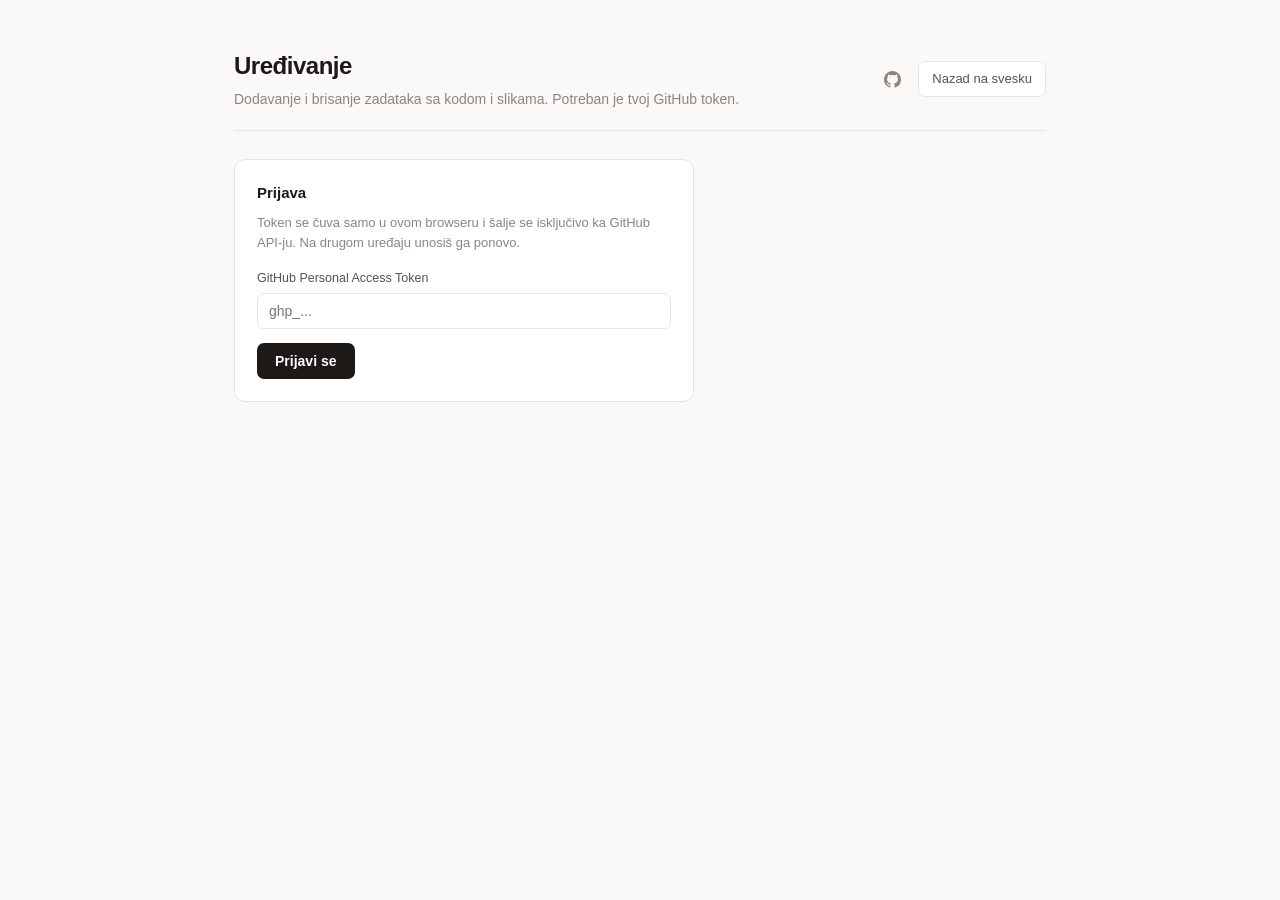
<file: upload.html>
<!DOCTYPE html>
<html lang="sr">
<head>
<meta charset="UTF-8">
<meta name="viewport" content="width=device-width, initial-scale=1.0">
<title>Sveska: uređivanje</title>
<link rel="stylesheet" href="style.css">
</head>
<body>
<div class="wrap">
  <header class="page-head">
    <div>
      <h1>Uređivanje</h1>
      <p class="sub">Dodavanje i brisanje zadataka sa kodom i slikama. Potreban je tvoj GitHub token.</p>
    </div>
    <div class="head-actions">
      <a class="navlink" href="index.html">Nazad na svesku</a>
    </div>
  </header>

  <form class="gate" id="gateForm">
    <h2>Prijava</h2>
    <p>Token se čuva samo u ovom browseru i šalje se isključivo ka GitHub API-ju. Na drugom uređaju unosiš ga ponovo.</p>
    <div class="field">
      <label class="lbl" for="tokenInput">GitHub Personal Access Token</label>
      <input type="password" id="tokenInput" autocomplete="off" placeholder="ghp_...">
    </div>
    <div id="gateErr" class="err" hidden></div>
    <button type="submit" class="primary" id="saveTokenBtn">Prijavi se</button>
  </form>

  <div id="app" hidden>
    <form class="panel" id="codeForm">
      <h2>Novi zadatak sa kodom</h2>

      <div class="field">
        <label class="lbl" for="kodNaslov">Naslov</label>
        <input type="text" id="kodNaslov" placeholder="Opciono, inače ime foldera">
      </div>

      <div class="field">
        <label class="lbl" for="kodNapomena">Napomena</label>
        <textarea id="kodNapomena" placeholder="Opciono: tekst zadatka."></textarea>
      </div>

      <div class="field">
        <span class="lbl">Kod</span>
        <div class="dropzone">
          <label class="file-label" for="codeDirInput">Izaberi folder</label>
          <input type="file" id="codeDirInput" webkitdirectory multiple hidden>
          <label class="file-label" for="codeFileInput">Izaberi fajlove</label>
          <input type="file" id="codeFileInput" multiple hidden>
          <span class="dz-hint" id="codeHint"></span>
        </div>
        <ul class="picked-files" id="codePicked" hidden></ul>
      </div>

      <div id="codeErr" class="err" hidden></div>

      <div class="actions">
        <button type="submit" class="primary" id="codeSubmitBtn">Sačuvaj kod</button>
        <span id="codeStatusMsg" class="hint"></span>
      </div>
    </form>

    <div class="toolbar">
      <span class="count" id="codeCount"></span>
    </div>
    <div id="codeListStatus" class="empty">Učitavanje.</div>
    <div id="codeList" class="code-admin-list" hidden></div>

    <hr class="section-sep">

    <form class="panel" id="entryForm">
      <h2>Novi zadatak sa slikom</h2>

      <div class="field field-row">
        <div>
          <label class="lbl" for="naslov">Naslov</label>
          <input type="text" id="naslov" placeholder="npr. Zadatak 3, nizovi">
        </div>
        <div>
          <label class="lbl" for="predmet">Predmet</label>
          <input type="text" id="predmet" placeholder="npr. C, Python">
        </div>
      </div>

      <div class="field">
        <label class="lbl" for="napomena">Napomena</label>
        <textarea id="napomena" placeholder="Opciono: rešenje, zamke, šta ponoviti."></textarea>
      </div>

      <div class="field">
        <span class="lbl">Slika zadatka</span>
        <div class="dropzone">
          <label class="file-label" for="fileInput">Izaberi sliku</label>
          <input type="file" id="fileInput" accept="image/*" hidden>
          <span class="dz-hint" id="dzHint">Slika se automatski smanjuje pre slanja.</span>
          <div id="previewWrap"></div>
        </div>
      </div>

      <div id="formErr" class="err" hidden></div>

      <div class="actions">
        <button type="submit" class="primary" id="submitBtn">Sačuvaj zadatak</button>
        <span id="statusMsg" class="hint"></span>
      </div>
    </form>

    <div class="toolbar">
      <span class="count" id="count"></span>
      <button class="ghost" id="refreshBtn" type="button">Osveži listu</button>
    </div>

    <div id="listStatus" class="empty">Učitavanje.</div>
    <div id="grid" class="grid" hidden></div>

    <div class="logout-row">
      <button class="ghost" id="logoutBtn" type="button">Odjavi se sa ovog uređaja</button>
    </div>
  </div>
</div>

<script src="config.js"></script>
<script src="common.js"></script>
<script>
const TOKEN_KEY = "sveska_gh_token";
const ENTRIES_PATH = "entries.json";
const CODE_PATH = "kod.json";
const MAX_RETRIES = 4;

let token = localStorage.getItem(TOKEN_KEY) || "";
let imgDataUrl = null;

function ghHeaders() {
  return {
    Authorization: "Bearer " + token,
    Accept: "application/vnd.github+json",
    "X-GitHub-Api-Version": "2022-11-28"
  };
}

// Encodes in chunks: one fromCharCode.apply call over a large file would
// exceed the engine's argument limit and throw.
function utf8ToB64(str) {
  const bytes = new TextEncoder().encode(str);
  let bin = "";
  for (let i = 0; i < bytes.length; i += 0x8000) {
    bin += String.fromCharCode.apply(null, bytes.subarray(i, i + 0x8000));
  }
  return btoa(bin);
}

function b64ToUtf8(b64) {
  const bin = atob(b64.replace(/\s/g, ""));
  const bytes = new Uint8Array(bin.length);
  for (let i = 0; i < bin.length; i++) bytes[i] = bin.charCodeAt(i);
  return new TextDecoder().decode(bytes);
}

function ghError(status, bodyText) {
  if (status === 401) return "Token nije prihvaćen. Verovatno je istekao ili obrisan.";
  if (status === 403) return "GitHub je odbio zahtev. Token nema dozvolu za pisanje, ili si dostigao limit broja zahteva.";
  if (status === 404) return "Repozitorijum nije pronađen. Proveri da li je token vezan za repo '" + SITE.repo + "'.";
  if (status === 409 || status === 422) return "Fajl je u međuvremenu promenjen. Pokušaj ponovo.";
  return "GitHub greška " + status + ". " + (bodyText || "").slice(0, 160);
}

async function gh(path, options) {
  const res = await fetch(path, Object.assign({ headers: ghHeaders(), cache: "no-store" }, options || {}));
  return res;
}

async function verifyToken() {
  const res = await gh(SITE.apiBase);
  if (!res.ok) {
    const err = new Error(ghError(res.status, ""));
    err.status = res.status;
    throw err;
  }
  return true;
}

// Reads a JSON index file (entries.json or kod.json) together with its sha,
// from the branch head or from a given commit.
async function getJsonFile(path, ref) {
  const res = await gh(SITE.apiBase + "/contents/" + path + "?ref=" + (ref || SITE.branch) + "&t=" + Date.now());
  if (res.status === 404) return { entries: [], sha: null };
  if (!res.ok) {
    const err = new Error(ghError(res.status, await res.text()));
    err.status = res.status;
    throw err;
  }
  const data = await res.json();
  let entries = [];
  try {
    entries = JSON.parse(b64ToUtf8(data.content) || "[]");
  } catch (e) {
    throw new Error(path + " nije ispravan JSON. Popravi ga ručno na GitHub-u.");
  }
  if (!Array.isArray(entries)) throw new Error(path + " mora biti niz.");
  return { entries: entries, sha: data.sha };
}

async function ghJson(url, method, body) {
  const res = await gh(url, method ? {
    method: method,
    headers: Object.assign(ghHeaders(), { "Content-Type": "application/json" }),
    body: JSON.stringify(body)
  } : undefined);
  if (!res.ok) {
    const err = new Error(ghError(res.status, await res.text()));
    err.status = res.status;
    throw err;
  }
  return res.json();
}

// Writes every change of a task in one commit through the Git Data API, so a
// task is saved or removed as a whole: its index entry together with its code
// files or its image. The contents API needs one commit per file and leaves
// half a task behind when a later call fails.
// build(entries) gets the entries of indexPath at the current head and returns
// { entries, files }. Each file is { path, content } with UTF-8 text, or
// { path, sha } with a blob from createBlob; content null deletes the file.
async function commitChanges(indexPath, build, message) {
  let lastErr;
  for (let attempt = 0; attempt < MAX_RETRIES; attempt++) {
    const ref = await ghJson(SITE.apiBase + "/git/ref/heads/" + SITE.branch);
    const headSha = ref.object.sha;
    const head = await ghJson(SITE.apiBase + "/git/commits/" + headSha);
    const current = await getJsonFile(indexPath, headSha);
    const change = build(current.entries.slice());

    const tree = change.files.map(function (f) {
      const node = { path: f.path, mode: "100644", type: "blob" };
      if (f.sha) node.sha = f.sha;
      else if (f.content === null) node.sha = null;
      else node.content = f.content;
      return node;
    });
    tree.push({ path: indexPath, mode: "100644", type: "blob", content: JSON.stringify(change.entries, null, 2) });

    const newTree = await ghJson(SITE.apiBase + "/git/trees", "POST", { base_tree: head.tree.sha, tree: tree });
    const commit = await ghJson(SITE.apiBase + "/git/commits", "POST", {
      message: message, tree: newTree.sha, parents: [headSha]
    });

    try {
      // Not forced: if another commit landed since we read the head, GitHub
      // rejects this as a non-fast-forward and we rebuild on the new head.
      await ghJson(SITE.apiBase + "/git/refs/heads/" + SITE.branch, "PATCH", { sha: commit.sha });
      return change.entries;
    } catch (err) {
      lastErr = err;
      if (err.status === 409 || err.status === 422) {
        await new Promise(function (r) { setTimeout(r, 250 * (attempt + 1)); });
        continue;
      }
      throw err;
    }
  }
  throw lastErr;
}

// Uploads binary content (an image) as a blob for commitChanges. A blob is in
// no commit until a tree points to it, so a save that fails later leaves
// nothing behind in the repo.
async function createBlob(base64) {
  const blob = await ghJson(SITE.apiBase + "/git/blobs", "POST", { content: base64, encoding: "base64" });
  return blob.sha;
}

// What gets uploaded from a picked folder: source files only. Build output, IDE
// settings and project files (.sln, .csproj) are not code the student wrote.
const SKIP_DIRS = ["bin", "obj", "Debug", "Release", "x64", "packages", "Properties",
  ".vs", ".vscode", ".idea", ".git", "node_modules", "__pycache__", "venv", ".venv"];
const CODE_EXTS = ["cs", "vb", "fs", "c", "h", "cpp", "hpp", "cc", "java", "kt", "py",
  "js", "ts", "jsx", "tsx", "html", "css", "sql", "php", "go", "rs", "rb", "swift", "sh", "ps1"];
const MAX_CODE_FILES = 30;
const MAX_CODE_BYTES = 500 * 1024;
const CODE_HINT = "Ceo folder projekta: sajt sam uzima samo fajlove sa kodom (.cs, .py, .cpp...).";

// { title, files: [{ name, text }] } for the picked folder or files, or null.
let codePick = null;

function isCodeFile(relPath) {
  const parts = relPath.split("/");
  const ext = (parts[parts.length - 1].split(".").pop() || "").toLowerCase();
  return CODE_EXTS.includes(ext) &&
    !parts.slice(0, -1).some(function (dir) { return SKIP_DIRS.includes(dir); });
}

// A Visual Studio project sits one or two folders deep
// (zadatak1/zadatak1/Program.cs). Dropping the folders every file shares keeps
// the names short: Program.cs, Models/Student.cs.
function stripCommonDirs(paths) {
  const split = paths.map(function (p) { return p.split("/"); });
  let n = 0;
  while (split.every(function (s) { return s.length - 1 > n && s[n] === split[0][n]; })) n++;
  return split.map(function (s) { return s.slice(n).join("/"); });
}

// Entry point first (Program.cs, main.py...), then alphabetical, so the first
// tab on zadaci.html is the file a reader expects to start from.
function byEntryPoint(a, b) {
  const main = /^(program|main|index|app)\.[a-z]+$/i;
  const am = main.test(a.name.split("/").pop());
  const bm = main.test(b.name.split("/").pop());
  if (am !== bm) return am ? -1 : 1;
  return a.name.localeCompare(b.name);
}

async function readCodePick(fileList) {
  const all = Array.from(fileList);
  const picked = all.filter(function (f) { return isCodeFile(f.webkitRelativePath || f.name); });
  if (picked.length === 0) throw new Error("U izboru nema fajlova sa kodom (.cs, .py, .cpp...).");
  if (picked.length > MAX_CODE_FILES) throw new Error("Previše fajlova sa kodom (" + picked.length + "), najviše " + MAX_CODE_FILES + ".");

  const total = picked.reduce(function (sum, f) { return sum + f.size; }, 0);
  if (total > MAX_CODE_BYTES) throw new Error("Kod je veći od 500 KB ukupno.");

  const names = stripCommonDirs(picked.map(function (f) { return f.webkitRelativePath || f.name; }));
  const files = await Promise.all(picked.map(async function (f, i) {
    const text = await f.text();
    if (text.includes("\u0000")) throw new Error(f.name + " nije tekstualni fajl.");
    return { name: names[i], text: text };
  }));

  const root = (picked[0].webkitRelativePath || "").split("/")[0];
  return {
    title: root || (files.length === 1 ? files[0].name : ""),
    files: files.sort(byEntryPoint),
    skipped: all.length - picked.length
  };
}

// Keeps the extension (zadaci.html picks the language from it) and drops
// characters that are awkward in a URL path, segment by segment.
function safePath(name) {
  return name.split("/").map(function (seg) {
    const clean = seg.normalize("NFD").replace(/[̀-ͯ]/g, "")
      .replace(/[^A-Za-z0-9._-]+/g, "-").replace(/^[-.]+/, "");
    return clean || "fajl";
  }).join("/");
}

function showCodePick() {
  const list = document.getElementById("codePicked");
  const hint = document.getElementById("codeHint");
  if (!codePick) {
    list.hidden = true;
    list.innerHTML = "";
    hint.textContent = CODE_HINT;
    return;
  }
  hint.textContent = plural(codePick.files.length, "fajl", "fajla", "fajlova") + " sa kodom" +
    (codePick.skipped ? ", preskočeno ostalih: " + codePick.skipped + " (bin, obj, .sln, .csproj...)." : ".");
  list.innerHTML = codePick.files.map(function (f) {
    return "<li>" + esc(f.name) + "</li>";
  }).join("");
  list.hidden = false;
}

function resetCodeForm() {
  codePick = null;
  document.getElementById("kodNaslov").value = "";
  document.getElementById("kodNapomena").value = "";
  document.getElementById("codeFileInput").value = "";
  document.getElementById("codeDirInput").value = "";
  showCodePick();
}

function deleteButtonHtml(e, cls) {
  return '<button class="' + cls + '" type="button" data-id="' + esc(e.id) + '" data-title="' + esc(e.title) + '">Obriši</button>';
}

// The two kinds of tasks differ in their index file, how a row looks and which
// repo files belong to an entry. Listing and deleting work the same for both.
const KINDS = {
  code: {
    index: CODE_PATH,
    statusId: "codeListStatus",
    listId: "codeList",
    countId: "codeCount",
    emptyText: "Nema još nijednog zadatka sa kodom.",
    deleteMessage: "Ukloni zadatak sa kodom: ",
    isValid: function (e) { return e.id && codeFiles(e).length > 0; },
    countText: function (n) { return "Kod: " + n; },
    files: function (e) { return codeFiles(e).map(function (f) { return f.path; }); },
    rowHtml: function (e) {
      const files = codeFiles(e);
      return '<div class="code-row">' +
        '<div class="code-row-main">' +
          '<div class="t">' + esc(e.title) + '</div>' +
          '<div class="s"><span class="tag">' +
            esc(files.length === 1 ? files[0].name : plural(files.length, "fajl", "fajla", "fajlova")) +
          '</span>' + fmtDate(e.createdAt) + '</div>' +
        '</div>' +
        deleteButtonHtml(e, "ghost danger") +
      '</div>';
    }
  },
  image: {
    index: ENTRIES_PATH,
    statusId: "listStatus",
    listId: "grid",
    countId: "count",
    emptyText: "Nema još nijednog zadatka.",
    deleteMessage: "Ukloni zadatak: ",
    isValid: function (e) { return e.id && e.title; },
    countText: function (n) { return plural(n, "zadatak", "zadatka", "zadataka"); },
    files: function (e) { return e.imagePath ? [e.imagePath] : []; },
    rowHtml: function (e) {
      return '<div class="card">' +
        '<img src="' + esc(e.imagePath) + '" alt="Zadatak: ' + esc(e.title) + '" loading="lazy">' +
        deleteButtonHtml(e, "del-btn") +
        '<div class="meta">' +
          '<div class="t">' + esc(e.title) + '</div>' +
          '<div class="s"><span class="tag">' + esc(e.subject || "Opšte") + '</span>' + fmtDate(e.createdAt) + '</div>' +
        '</div>' +
      '</div>';
    }
  }
};

// Reads the index through the API rather than from Pages, so a change shows at
// once instead of after the Pages build. Newest first, unlike the public pages:
// this is where a task that was just added gets checked or removed.
async function refreshList(kind) {
  const statusEl = document.getElementById(kind.statusId);
  const listEl = document.getElementById(kind.listId);

  statusEl.hidden = false;
  statusEl.textContent = "Učitavanje.";
  listEl.hidden = true;

  try {
    const entries = (await getJsonFile(kind.index)).entries
      .filter(function (e) { return e && kind.isValid(e); })
      .sort(function (a, b) { return (b.createdAt || 0) - (a.createdAt || 0); });

    document.getElementById(kind.countId).textContent = kind.countText(entries.length);

    if (entries.length === 0) {
      statusEl.textContent = kind.emptyText;
      return;
    }

    statusEl.hidden = true;
    listEl.hidden = false;
    listEl.innerHTML = entries.map(kind.rowHtml).join("");

    listEl.querySelectorAll("button[data-id]").forEach(function (btn) {
      btn.addEventListener("click", function (ev) {
        ev.stopPropagation();
        if (!confirm('Obrisati zadatak "' + btn.dataset.title + '"?')) return;
        removeEntry(kind, btn.dataset.id, btn);
      });
    });
  } catch (err) {
    statusEl.hidden = false;
    statusEl.textContent = "Ne mogu da učitam listu. " + err.message;
  }
}

// Removes the entry and every repo file it points to, in one commit.
async function removeEntry(kind, id, btn) {
  const title = btn.dataset.title;
  btn.disabled = true;
  btn.textContent = "Brisanje";
  try {
    await commitChanges(kind.index, function (entries) {
      const target = entries.find(function (e) { return e.id === id; });
      return {
        entries: entries.filter(function (e) { return e.id !== id; }),
        files: target ? kind.files(target).map(function (path) { return { path: path, content: null }; }) : []
      };
    }, kind.deleteMessage + title);
    await refreshList(kind);
  } catch (err) {
    alert("Brisanje nije uspelo. " + err.message);
    btn.disabled = false;
    btn.textContent = "Obriši";
  }
}

function compressImage(file, maxDim, quality) {
  maxDim = maxDim || 1400;
  quality = quality || 0.75;
  return new Promise(function (resolve, reject) {
    if (!file.type.startsWith("image/")) {
      reject(new Error("Izabrani fajl nije slika."));
      return;
    }
    const reader = new FileReader();
    reader.onerror = function () { reject(new Error("Ne mogu da pročitam fajl.")); };
    reader.onload = function (e) {
      const img = new Image();
      img.onerror = function () { reject(new Error("Slika je oštećena ili u nepodržanom formatu.")); };
      img.onload = function () {
        let w = img.naturalWidth;
        let h = img.naturalHeight;
        if (!w || !h) { reject(new Error("Slika nema validne dimenzije.")); return; }
        if (w > maxDim || h > maxDim) {
          const scale = maxDim / Math.max(w, h);
          w = Math.round(w * scale);
          h = Math.round(h * scale);
        }
        const canvas = document.createElement("canvas");
        canvas.width = w;
        canvas.height = h;
        const ctx = canvas.getContext("2d");
        ctx.fillStyle = "#ffffff";
        ctx.fillRect(0, 0, w, h);
        ctx.drawImage(img, 0, 0, w, h);
        resolve(canvas.toDataURL("image/jpeg", quality));
      };
      img.src = e.target.result;
    };
    reader.readAsDataURL(file);
  });
}

function showErr(elId, msg) {
  const el = document.getElementById(elId);
  el.textContent = msg || "";
  el.hidden = !msg;
}

function setBusy(busy, label) {
  const btn = document.getElementById("submitBtn");
  btn.disabled = busy;
  btn.innerHTML = busy ? '<span class="spinner"></span>' + (label || "Snimanje") : "Sačuvaj zadatak";
}

document.getElementById("fileInput").addEventListener("change", async function (e) {
  const file = e.target.files[0];
  if (!file) return;
  showErr("formErr", "");
  const hint = document.getElementById("dzHint");
  hint.textContent = "Obrada slike.";
  try {
    imgDataUrl = await compressImage(file);
    const kb = Math.round((imgDataUrl.length * 0.75) / 1024);
    hint.textContent = "Spremno, oko " + kb + " KB.";
    const wrap = document.getElementById("previewWrap");
    wrap.innerHTML = '<div class="preview-thumb"><img src="' + imgDataUrl + '" alt="Pregled"><button type="button" id="clearImgBtn" aria-label="Ukloni sliku">&times;</button></div>';
    document.getElementById("clearImgBtn").addEventListener("click", function () {
      imgDataUrl = null;
      wrap.innerHTML = "";
      document.getElementById("fileInput").value = "";
      hint.textContent = "Slika se automatski smanjuje pre slanja.";
    });
  } catch (err) {
    imgDataUrl = null;
    hint.textContent = "Slika se automatski smanjuje pre slanja.";
    showErr("formErr", err.message);
  }
});

document.getElementById("entryForm").addEventListener("submit", async function (e) {
  e.preventDefault();
  showErr("formErr", "");

  const naslov = document.getElementById("naslov").value.trim();
  const predmet = document.getElementById("predmet").value.trim() || "Opšte";
  const napomena = document.getElementById("napomena").value.trim();
  const statusMsg = document.getElementById("statusMsg");

  if (!naslov) {
    showErr("formErr", "Unesi naslov zadatka.");
    document.getElementById("naslov").focus();
    return;
  }
  if (!imgDataUrl) {
    showErr("formErr", "Dodaj sliku zadatka.");
    return;
  }

  setBusy(true, "Slanje slike");
  statusMsg.textContent = "";

  const id = String(Date.now()) + "-" + Math.random().toString(36).slice(2, 8);
  const imagePath = "images/" + id + ".jpg";

  try {
    // The blob is created once, outside the retry loop in commitChanges.
    const imageSha = await createBlob(imgDataUrl.split(",")[1]);

    setBusy(true, "Upisivanje");
    await commitChanges(ENTRIES_PATH, function (entries) {
      entries.push({
        id: id,
        title: naslov,
        subject: predmet,
        note: napomena,
        imagePath: imagePath,
        createdAt: Date.now()
      });
      return { entries: entries, files: [{ path: imagePath, sha: imageSha }] };
    }, "Dodaj zadatak: " + naslov);

    document.getElementById("naslov").value = "";
    document.getElementById("predmet").value = "";
    document.getElementById("napomena").value = "";
    document.getElementById("previewWrap").innerHTML = "";
    document.getElementById("fileInput").value = "";
    document.getElementById("dzHint").textContent = "Slika se automatski smanjuje pre slanja.";
    imgDataUrl = null;

    statusMsg.innerHTML = '<span class="ok-msg">Sačuvano.</span>';
    setTimeout(function () { statusMsg.textContent = ""; }, 4000);
    await refreshList(KINDS.image);
  } catch (err) {
    showErr("formErr", "Snimanje nije uspelo. " + err.message);
  } finally {
    setBusy(false);
  }
});

async function onCodePicked(e) {
  showErr("codeErr", "");
  codePick = null;
  try {
    if (e.target.files.length) codePick = await readCodePick(e.target.files);
  } catch (err) {
    showErr("codeErr", err.message);
  }
  e.target.value = "";
  showCodePick();
}

document.getElementById("codeDirInput").addEventListener("change", onCodePicked);
document.getElementById("codeFileInput").addEventListener("change", onCodePicked);

document.getElementById("codeForm").addEventListener("submit", async function (e) {
  e.preventDefault();
  showErr("codeErr", "");

  if (!codePick) {
    showErr("codeErr", "Izaberi folder ili fajlove sa kodom.");
    return;
  }

  const btn = document.getElementById("codeSubmitBtn");
  const statusMsg = document.getElementById("codeStatusMsg");
  const pick = codePick;
  const title = document.getElementById("kodNaslov").value.trim() || pick.title || "Zadatak";
  const note = document.getElementById("kodNapomena").value.trim();
  const id = String(Date.now()) + "-" + Math.random().toString(36).slice(2, 8);
  const files = pick.files.map(function (f) {
    return { name: f.name, path: "kod/" + id + "/" + safePath(f.name), text: f.text };
  });

  btn.disabled = true;
  btn.innerHTML = '<span class="spinner"></span>Slanje';
  statusMsg.textContent = "";

  try {
    await commitChanges(CODE_PATH, function (entries) {
      entries.push({
        id: id,
        title: title,
        note: note,
        files: files.map(function (f) { return { name: f.name, path: f.path }; }),
        createdAt: Date.now()
      });
      return {
        entries: entries,
        files: files.map(function (f) { return { path: f.path, content: f.text }; })
      };
    }, "Dodaj zadatak sa kodom: " + title);

    resetCodeForm();
    statusMsg.innerHTML = '<span class="ok-msg">Sačuvano.</span>';
    setTimeout(function () { statusMsg.textContent = ""; }, 4000);
    await refreshList(KINDS.code);
  } catch (err) {
    showErr("codeErr", "Snimanje nije uspelo. " + err.message);
  } finally {
    btn.disabled = false;
    btn.textContent = "Sačuvaj kod";
  }
});

document.getElementById("gateForm").addEventListener("submit", async function (e) {
  e.preventDefault();
  const val = document.getElementById("tokenInput").value.trim();
  const btn = document.getElementById("saveTokenBtn");
  showErr("gateErr", "");

  if (!val) {
    showErr("gateErr", "Unesi token.");
    return;
  }

  btn.disabled = true;
  btn.textContent = "Provera";
  const previous = token;
  token = val;

  try {
    await verifyToken();
    localStorage.setItem(TOKEN_KEY, token);
    document.getElementById("tokenInput").value = "";
    enterApp();
  } catch (err) {
    token = previous;
    showErr("gateErr", err.message);
  } finally {
    btn.disabled = false;
    btn.textContent = "Prijavi se";
  }
});

document.getElementById("refreshBtn").addEventListener("click", function () { refreshList(KINDS.image); });

document.getElementById("logoutBtn").addEventListener("click", function () {
  if (!confirm("Ukloniti token sa ovog uređaja?")) return;
  localStorage.removeItem(TOKEN_KEY);
  location.reload();
});

function enterApp() {
  document.getElementById("gateForm").hidden = true;
  document.getElementById("app").hidden = false;
  refreshList(KINDS.code);
  refreshList(KINDS.image);
}

mountGithubLink();
showCodePick();

(async function init() {
  if (!token) return;
  try {
    await verifyToken();
    enterApp();
  } catch (err) {
    localStorage.removeItem(TOKEN_KEY);
    token = "";
    showErr("gateErr", "Prethodni token više ne važi. Unesi novi.");
  }
})();
</script>
</body>
</html>
</file>
<file: style.css>
:root {
  --paper: #faf9f7;
  --card: #ffffff;
  --ink: #1c1917;
  --ink-soft: #57534e;
  --muted: #8b857e;
  --line: #e8e5e1;
  --line-soft: #f2efec;
  --accent: #1c1917;
  --danger: #b3261e;
  --ok: #2d6a4f;
  --shadow: 0 1px 2px rgba(28, 25, 23, 0.04), 0 4px 12px rgba(28, 25, 23, 0.05);
}

* { box-sizing: border-box; }

html { -webkit-text-size-adjust: 100%; }

body {
  margin: 0;
  background: var(--paper);
  color: var(--ink);
  font-family: ui-sans-serif, -apple-system, BlinkMacSystemFont, "Segoe UI", Roboto, sans-serif;
  line-height: 1.5;
}

.wrap {
  max-width: 860px;
  margin: 0 auto;
  padding: 48px 24px 96px;
}

.page-head {
  display: flex;
  align-items: center;
  justify-content: space-between;
  gap: 16px;
  padding-bottom: 20px;
  border-bottom: 1px solid var(--line);
  margin-bottom: 28px;
  flex-wrap: wrap;
}

.page-head > div:first-child { min-width: 0; }

h1 {
  font-size: 24px;
  font-weight: 650;
  letter-spacing: -0.02em;
  margin: 0;
}

.sub {
  color: var(--muted);
  font-size: 14px;
  margin: 5px 0 0;
}

.navlink {
  display: inline-flex;
  align-items: center;
  gap: 6px;
  color: var(--ink-soft);
  font-size: 13px;
  font-weight: 500;
  text-decoration: none;
  border: 1px solid var(--line);
  background: var(--card);
  border-radius: 7px;
  padding: 7px 13px;
  white-space: nowrap;
  transition: border-color 0.15s, color 0.15s;
}
.navlink:hover { border-color: #d6d1cb; color: var(--ink); }

.toolbar {
  display: flex;
  align-items: center;
  justify-content: space-between;
  gap: 12px;
  margin-bottom: 16px;
  flex-wrap: wrap;
}

.count { font-size: 13px; color: var(--muted); }

.search { flex: 1; min-width: 180px; max-width: 280px; }

.grid {
  display: grid;
  grid-template-columns: repeat(auto-fill, minmax(170px, 1fr));
  grid-auto-rows: 1fr;
  gap: 16px;
  align-items: stretch;
}

.card {
  background: var(--card);
  border: 1px solid var(--line);
  border-radius: 11px;
  overflow: hidden;
  cursor: pointer;
  position: relative;
  display: flex;
  flex-direction: column;
  height: 100%;
  transition: border-color 0.15s, box-shadow 0.15s, transform 0.15s;
}
.card:hover {
  border-color: #d6d1cb;
  box-shadow: var(--shadow);
  transform: translateY(-1px);
}
.card:focus-visible { outline: 2px solid var(--ink); outline-offset: 2px; }

.card img {
  width: 100%;
  height: 136px;
  flex-shrink: 0;
  object-fit: cover;
  display: block;
  background: var(--line-soft);
}

.card .meta {
  padding: 10px 12px 12px;
  display: flex;
  flex-direction: column;
  flex: 1;
  min-width: 0;
}

.card .meta .t {
  font-size: 13.5px;
  font-weight: 600;
  letter-spacing: -0.01em;
  line-height: 1.35;
  display: -webkit-box;
  -webkit-line-clamp: 2;
  -webkit-box-orient: vertical;
  overflow: hidden;
  word-break: break-word;
}

.card .meta .s {
  font-size: 11.5px;
  color: var(--muted);
  margin-top: auto;
  padding-top: 6px;
  display: flex;
  align-items: center;
  gap: 6px;
  flex-wrap: wrap;
}

.tag {
  display: inline-block;
  background: var(--line-soft);
  color: var(--ink-soft);
  border-radius: 4px;
  padding: 1px 6px;
  font-size: 11px;
  font-weight: 500;
  max-width: 100%;
  overflow: hidden;
  text-overflow: ellipsis;
  white-space: nowrap;
}

.empty {
  text-align: center;
  padding: 72px 20px;
  color: var(--muted);
  font-size: 14px;
  border: 1px dashed var(--line);
  border-radius: 11px;
  background: rgba(255, 255, 255, 0.5);
}

.overlay {
  position: fixed;
  inset: 0;
  background: rgba(28, 25, 23, 0.55);
  display: flex;
  align-items: center;
  justify-content: center;
  padding: 20px;
  z-index: 50;
}

.modal {
  background: var(--card);
  border-radius: 12px;
  max-width: 560px;
  width: 100%;
  max-height: 88vh;
  overflow-y: auto;
  box-shadow: 0 12px 40px rgba(28, 25, 23, 0.22);
}

.modal img {
  width: 100%;
  max-height: 56vh;
  object-fit: contain;
  background: var(--line-soft);
  display: block;
}

.modal .body { padding: 18px 20px 20px; }

.modal .row {
  display: flex;
  justify-content: space-between;
  align-items: flex-start;
  gap: 12px;
}

.modal h2 {
  font-size: 17px;
  font-weight: 650;
  letter-spacing: -0.01em;
  margin: 0;
}

.modal .close {
  background: none;
  border: none;
  cursor: pointer;
  font-size: 22px;
  color: var(--muted);
  line-height: 1;
  padding: 0 4px;
}
.modal .close:hover { color: var(--ink); }

.modal .stamp {
  font-size: 12px;
  color: var(--muted);
  margin-top: 5px;
  display: flex;
  align-items: center;
  gap: 7px;
}

.modal .note {
  font-size: 14px;
  margin-top: 14px;
  padding-top: 14px;
  border-top: 1px solid var(--line-soft);
  color: var(--ink-soft);
  white-space: pre-wrap;
}

.panel {
  background: var(--card);
  border: 1px solid var(--line);
  border-radius: 11px;
  padding: 20px;
  margin-bottom: 32px;
}

.panel h2 {
  font-size: 15px;
  font-weight: 600;
  margin: 0 0 16px;
  letter-spacing: -0.01em;
}

.field { margin-bottom: 14px; }

.field-row { display: grid; grid-template-columns: 1fr 1fr; gap: 12px; }

@media (max-width: 540px) {
  .field-row { grid-template-columns: 1fr; }
  .wrap { padding: 32px 16px 72px; }
}

label.lbl {
  display: block;
  font-size: 12.5px;
  font-weight: 500;
  color: var(--ink-soft);
  margin-bottom: 5px;
}

input[type=text],
input[type=password],
input[type=search],
textarea {
  width: 100%;
  border: 1px solid var(--line);
  border-radius: 7px;
  padding: 9px 11px;
  font-size: 14px;
  font-family: inherit;
  color: var(--ink);
  background: var(--card);
  transition: border-color 0.15s, box-shadow 0.15s;
}

input:focus, textarea:focus {
  outline: none;
  border-color: #b9b2aa;
  box-shadow: 0 0 0 3px rgba(28, 25, 23, 0.06);
}

textarea { resize: vertical; min-height: 66px; }

.dropzone {
  display: flex;
  align-items: center;
  gap: 14px;
  border: 1px dashed var(--line);
  border-radius: 9px;
  padding: 14px;
  background: rgba(250, 249, 247, 0.6);
  flex-wrap: wrap;
}

label.file-label {
  display: inline-flex;
  align-items: center;
  gap: 7px;
  border: 1px solid var(--line);
  background: var(--card);
  border-radius: 7px;
  padding: 8px 13px;
  font-size: 13px;
  font-weight: 500;
  cursor: pointer;
  transition: border-color 0.15s;
  white-space: nowrap;
}
label.file-label:hover { border-color: #d6d1cb; }

.dz-hint { font-size: 12.5px; color: var(--muted); }

button { cursor: pointer; font-family: inherit; }

button.primary {
  background: var(--accent);
  color: #fff;
  border: none;
  border-radius: 7px;
  padding: 10px 18px;
  font-size: 14px;
  font-weight: 550;
  transition: opacity 0.15s;
}
button.primary:hover { opacity: 0.88; }
button.primary:disabled { opacity: 0.45; cursor: default; }

button.ghost {
  background: var(--card);
  border: 1px solid var(--line);
  border-radius: 7px;
  padding: 8px 13px;
  font-size: 13px;
  color: var(--ink-soft);
  transition: border-color 0.15s, color 0.15s;
}
button.ghost:hover { border-color: #d6d1cb; color: var(--ink); }

.actions { display: flex; align-items: center; gap: 12px; margin-top: 4px; flex-wrap: wrap; }

.err {
  color: var(--danger);
  font-size: 13px;
  margin: 10px 0;
  padding: 9px 11px;
  background: rgba(179, 38, 30, 0.05);
  border: 1px solid rgba(179, 38, 30, 0.16);
  border-radius: 7px;
  word-break: break-word;
}

.ok-msg { color: var(--ok); font-size: 13px; font-weight: 500; }
.hint { color: var(--muted); font-size: 12.5px; }

.preview-thumb { position: relative; display: inline-block; }
.preview-thumb img {
  width: 64px;
  height: 64px;
  object-fit: cover;
  border-radius: 7px;
  border: 1px solid var(--line);
  display: block;
}
.preview-thumb button {
  position: absolute;
  top: -7px;
  right: -7px;
  background: var(--ink);
  color: #fff;
  border: none;
  border-radius: 50%;
  width: 20px;
  height: 20px;
  font-size: 12px;
  line-height: 1;
  display: flex;
  align-items: center;
  justify-content: center;
}

.del-btn {
  position: absolute;
  top: 8px;
  right: 8px;
  background: rgba(255, 255, 255, 0.94);
  border: 1px solid var(--line);
  border-radius: 6px;
  padding: 4px 8px;
  font-size: 11.5px;
  font-weight: 500;
  color: var(--danger);
  opacity: 0;
  transition: opacity 0.15s;
}
.card:hover .del-btn,
.del-btn:focus-visible { opacity: 1; }

.gate {
  background: var(--card);
  border: 1px solid var(--line);
  border-radius: 11px;
  padding: 22px;
  max-width: 460px;
}
.gate h2 { font-size: 15px; font-weight: 600; margin: 0 0 8px; }
.gate p { font-size: 13px; color: var(--muted); margin: 0 0 16px; line-height: 1.55; }

.spinner {
  display: inline-block;
  width: 13px;
  height: 13px;
  border: 2px solid rgba(255, 255, 255, 0.35);
  border-top-color: #fff;
  border-radius: 50%;
  animation: spin 0.6s linear infinite;
  vertical-align: -2px;
  margin-right: 7px;
}
@keyframes spin { to { transform: rotate(360deg); } }

@media (prefers-reduced-motion: reduce) {
  * { transition: none !important; animation: none !important; }
}

.lightbox {
  position: fixed;
  inset: 0;
  background: rgba(20, 18, 17, 0.92);
  z-index: 60;
  display: flex;
  flex-direction: column;
}

.lb-bar {
  display: flex;
  align-items: center;
  justify-content: space-between;
  gap: 14px;
  padding: 12px 18px;
  background: rgba(28, 25, 23, 0.55);
  border-bottom: 1px solid rgba(255, 255, 255, 0.09);
  flex-wrap: wrap;
}

.lb-head { min-width: 0; }

.lb-title {
  color: #f5f3f1;
  font-size: 15px;
  font-weight: 600;
  letter-spacing: -0.01em;
  min-width: 0;
  overflow: hidden;
  text-overflow: ellipsis;
  white-space: nowrap;
}

.lb-meta {
  color: rgba(245, 243, 241, 0.62);
  font-size: 12px;
  margin-top: 2px;
  display: flex;
  align-items: center;
  gap: 8px;
}

.lb-meta .tag {
  background: rgba(255, 255, 255, 0.13);
  color: rgba(245, 243, 241, 0.9);
}

.lb-tools { display: flex; align-items: center; gap: 7px; }

.lb-btn {
  background: rgba(255, 255, 255, 0.09);
  border: 1px solid rgba(255, 255, 255, 0.14);
  color: #f5f3f1;
  border-radius: 7px;
  padding: 7px 11px;
  font-size: 13px;
  font-weight: 500;
  line-height: 1;
  min-width: 34px;
  transition: background 0.15s;
}
.lb-btn:hover { background: rgba(255, 255, 255, 0.18); }
.lb-btn:focus-visible { outline: 2px solid #fff; outline-offset: 2px; }

.lb-zoom {
  color: rgba(245, 243, 241, 0.72);
  font-size: 12.5px;
  font-variant-numeric: tabular-nums;
  min-width: 46px;
  text-align: center;
}

.lb-stage {
  flex: 1;
  overflow: hidden;
  position: relative;
  cursor: grab;
  touch-action: none;
  min-height: 0;
}
.lb-stage.dragging { cursor: grabbing; }

.lb-stage img {
  position: absolute;
  top: 0;
  left: 0;
  transform-origin: 0 0;
  user-select: none;
  -webkit-user-drag: none;
  display: block;
}

.lb-note {
  background: rgba(28, 25, 23, 0.55);
  border-top: 1px solid rgba(255, 255, 255, 0.09);
  color: rgba(245, 243, 241, 0.82);
  font-size: 13.5px;
  line-height: 1.55;
  padding: 13px 18px;
  max-height: 22vh;
  overflow-y: auto;
  white-space: pre-wrap;
}

.lb-hint {
  color: rgba(245, 243, 241, 0.45);
  font-size: 11.5px;
  padding: 0 18px 10px;
  background: rgba(28, 25, 23, 0.55);
}

@media (max-width: 560px) {
  .lb-bar { padding: 10px 12px; }
  .lb-hint { display: none; }
}

.head-actions {
  display: flex;
  align-items: center;
  gap: 10px;
  flex-shrink: 0;
}

.icon-link {
  display: inline-flex;
  align-items: center;
  justify-content: center;
  width: 32px;
  height: 32px;
  border-radius: 7px;
  color: var(--muted);
  text-decoration: none;
  flex-shrink: 0;
  transition: color 0.15s, background 0.15s;
}
.icon-link:hover { color: var(--ink); background: var(--line-soft); }
.icon-link:visited { color: var(--muted); }
.icon-link:focus-visible { outline: 2px solid var(--ink); outline-offset: 2px; }
.icon-link svg { width: 17px; height: 17px; display: block; }

.logout-row { margin-top: 28px; }

.section-sep { border: none; border-top: 1px solid var(--line); margin: 36px 0 28px; }

.code-admin-list { display: flex; flex-direction: column; gap: 8px; }

.code-row {
  display: flex;
  align-items: center;
  justify-content: space-between;
  gap: 12px;
  background: var(--card);
  border: 1px solid var(--line);
  border-radius: 10px;
  padding: 10px 12px;
}
.code-row-main { min-width: 0; }
.code-row .t { font-size: 14px; font-weight: 600; word-break: break-word; }
.code-row .s { font-size: 12px; color: var(--muted); display: flex; align-items: center; gap: 7px; flex-wrap: wrap; margin-top: 2px; }
button.ghost.danger { color: var(--danger); }

.code-list { display: flex; flex-direction: column; gap: 18px; }

.code-card {
  background: var(--card);
  border: 1px solid var(--line);
  border-radius: 12px;
  overflow: hidden;
}

.code-head {
  display: flex;
  align-items: flex-start;
  justify-content: space-between;
  gap: 12px;
  padding: 14px 16px 12px;
  flex-wrap: wrap;
}
.code-head > div:first-child { min-width: 0; }

.code-title { font-size: 15px; font-weight: 600; letter-spacing: -0.01em; word-break: break-word; }

.code-meta {
  font-size: 12px;
  color: var(--muted);
  margin-top: 3px;
  display: flex;
  align-items: center;
  gap: 7px;
  flex-wrap: wrap;
}

.code-actions { display: flex; gap: 8px; flex-wrap: wrap; }
.code-actions button.done { color: var(--ok); border-color: var(--ok); }

.code-note {
  font-size: 14px;
  color: var(--ink-soft);
  margin: 0;
  padding: 0 16px 12px;
  white-space: pre-wrap;
  word-break: break-word;
}

.code-card pre {
  margin: 0;
  border-top: 1px solid var(--line);
  background: #f6f8fa;
  max-height: 480px;
  overflow: auto;
}
.code-card pre code {
  display: block;
  padding: 14px 16px;
  font-family: ui-monospace, SFMono-Regular, Menlo, Consolas, monospace;
  font-size: 13px;
  line-height: 1.55;
  tab-size: 4;
  white-space: pre;
  background: transparent;
}
.code-missing { padding: 14px 16px; border-top: 1px solid var(--line); color: var(--danger); font-size: 13px; }

.code-tabs {
  display: flex;
  gap: 2px;
  padding: 0 12px;
  border-top: 1px solid var(--line);
  overflow-x: auto;
}
.code-tabs button {
  background: none;
  border: none;
  border-bottom: 2px solid transparent;
  padding: 9px 10px 7px;
  font-size: 12.5px;
  font-family: ui-monospace, SFMono-Regular, Menlo, Consolas, monospace;
  color: var(--muted);
  white-space: nowrap;
}
.code-tabs button:hover { color: var(--ink); }
.code-tabs button[aria-selected="true"] { color: var(--ink); border-bottom-color: var(--ink); }

.picked-files {
  margin: 10px 0 0;
  padding: 10px 12px 10px 30px;
  border: 1px solid var(--line);
  border-radius: 8px;
  background: var(--card);
  font-family: ui-monospace, SFMono-Regular, Menlo, Consolas, monospace;
  font-size: 12.5px;
  color: var(--ink-soft);
  max-height: 180px;
  overflow-y: auto;
}
</file>
